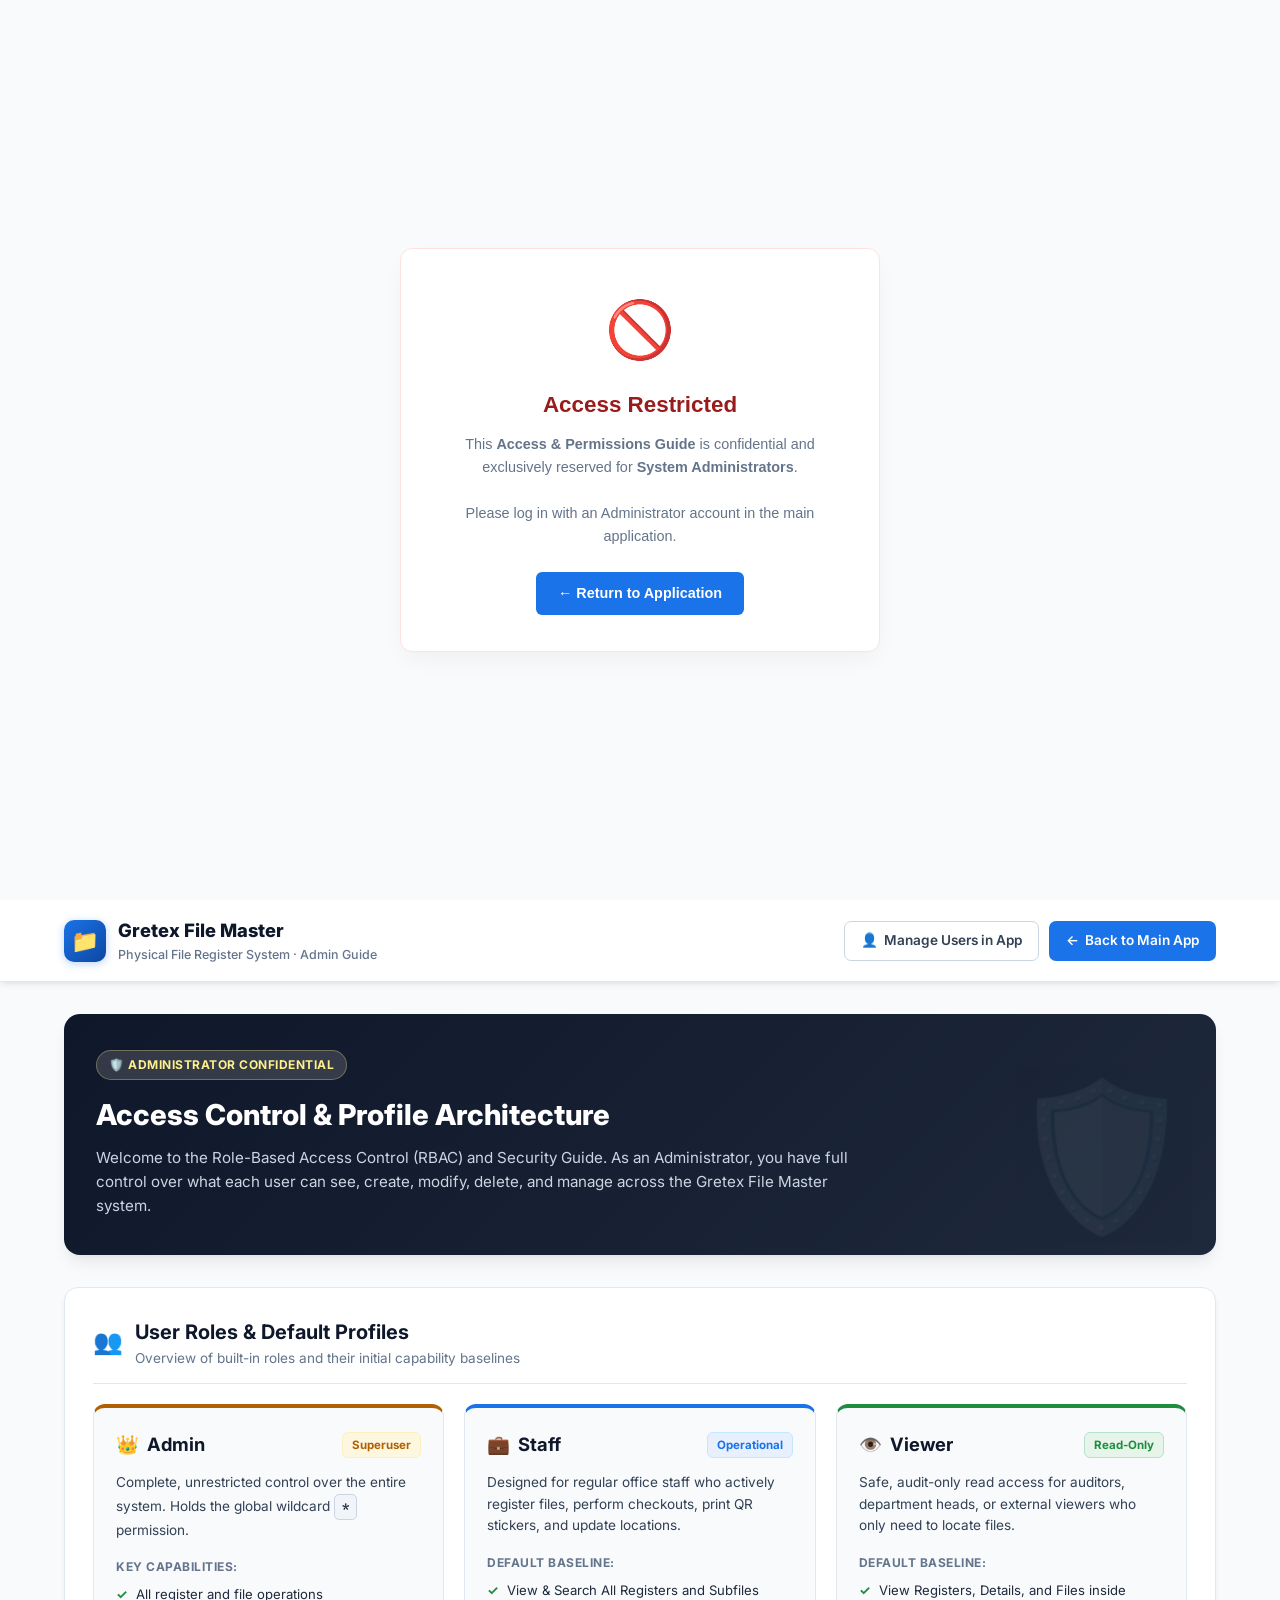
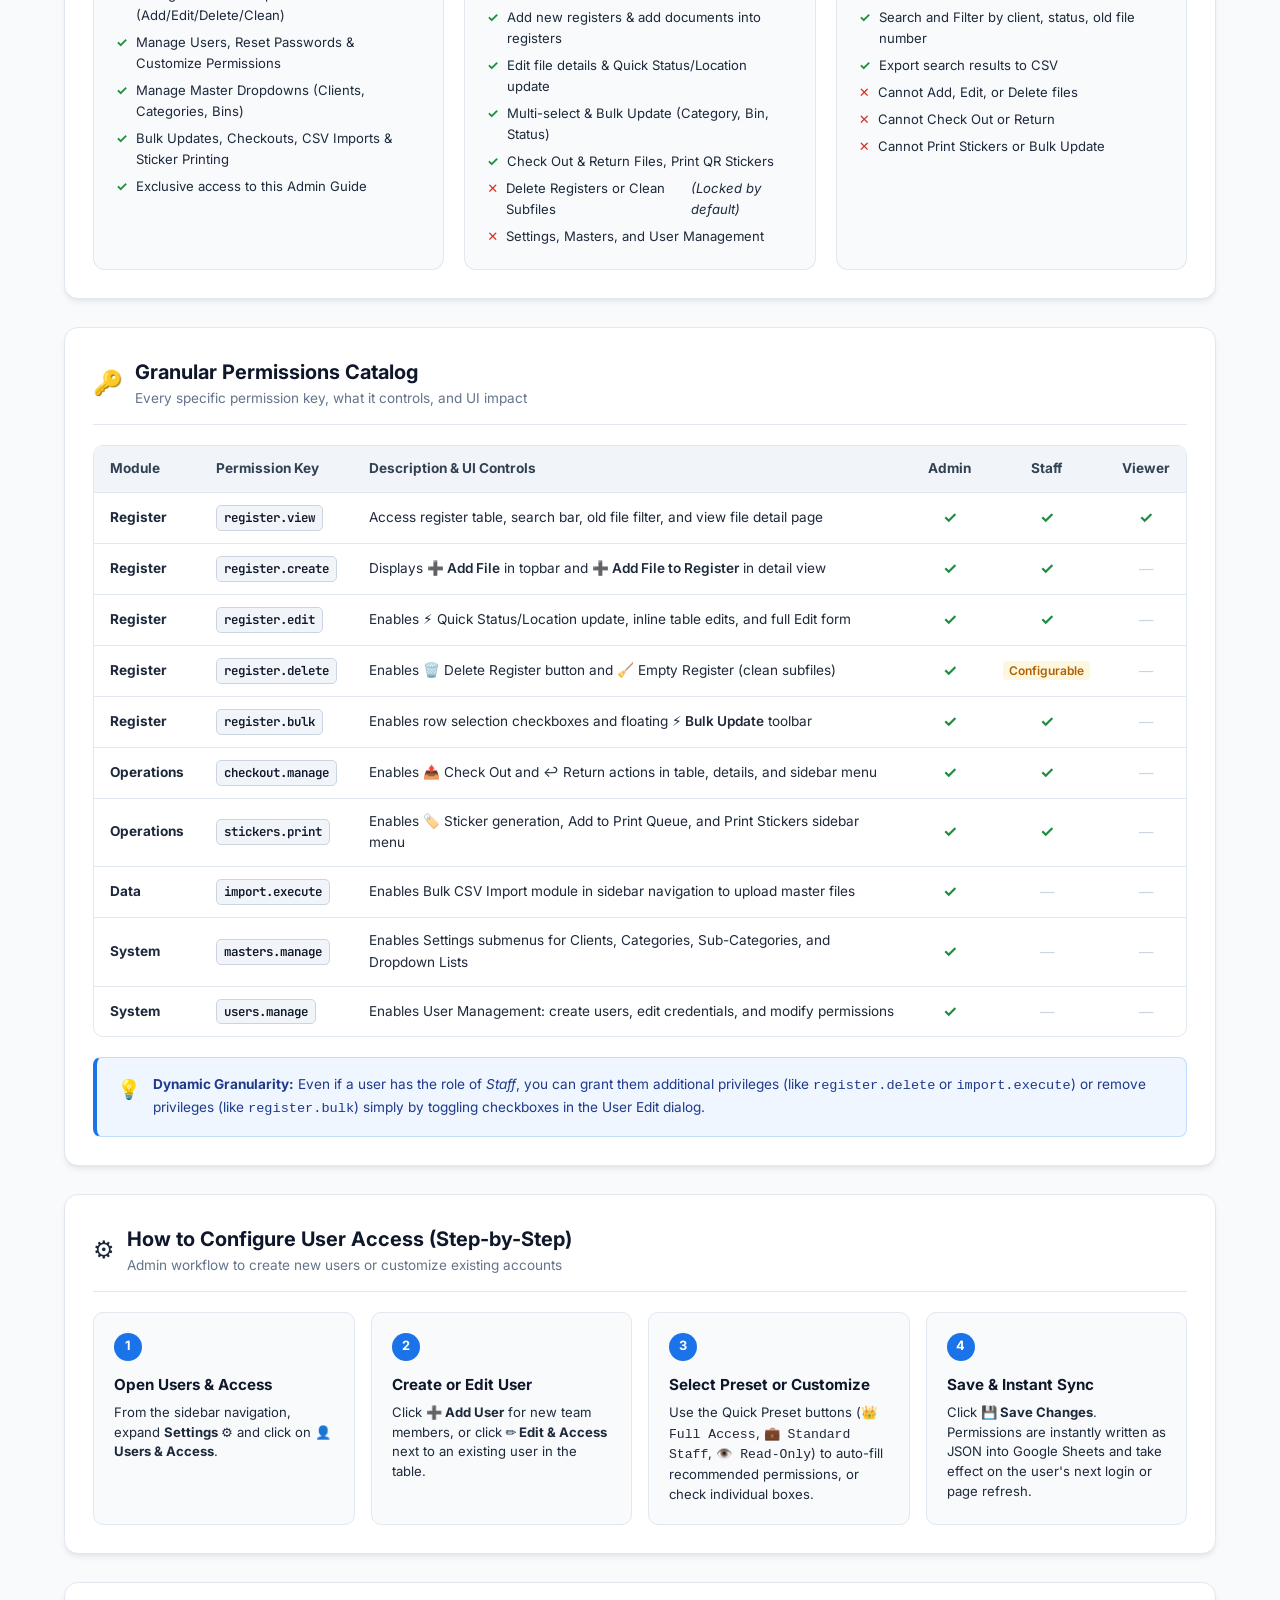
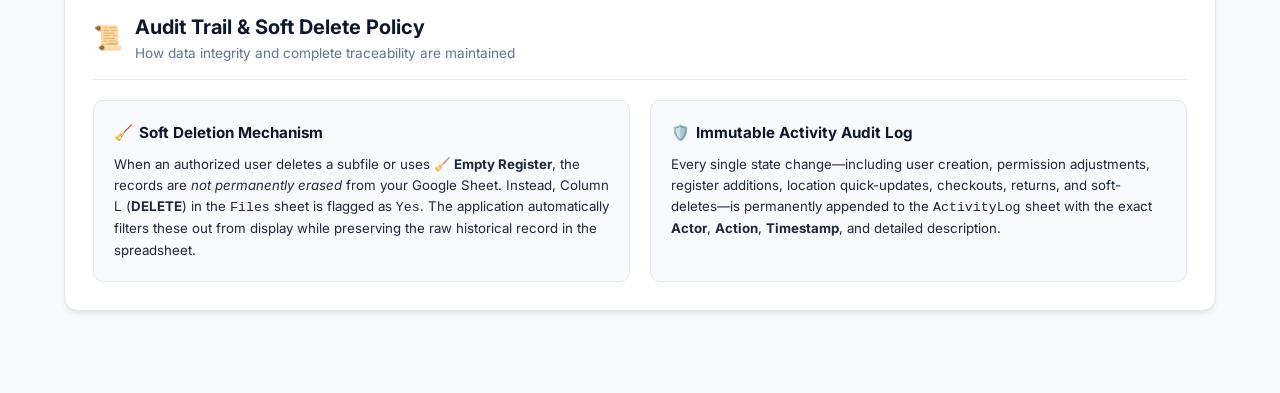
<file: admin-guide.html>
<!DOCTYPE html>
<html lang="en">
<head>
  <meta charset="UTF-8">
  <meta name="viewport" content="width=device-width, initial-scale=1.0">
  <title>Admin Access & Permissions Guide — Gretex File Master</title>
  <link rel="preconnect" href="https://fonts.googleapis.com">
  <link href="https://fonts.googleapis.com/css2?family=Inter:wght@400;500;600;700;800&family=JetBrains+Mono:wght@400;600&display=swap" rel="stylesheet">
  <style>
    :root {
      --primary: #1a73e8;
      --primary-dark: #1557b0;
      --primary-light: #e8f0fe;
      --success: #1e8e3e;
      --success-light: #e6f4ea;
      --warning: #f9ab00;
      --warning-light: #fef7e0;
      --danger: #d93025;
      --danger-light: #fce8e6;
      --gray-50: #f8fafc;
      --gray-100: #f1f5f9;
      --gray-200: #e2e8f0;
      --gray-300: #cbd5e1;
      --gray-500: #64748b;
      --gray-700: #334155;
      --gray-800: #1e293b;
      --gray-900: #0f172a;
      --radius: 10px;
      --shadow: 0 4px 6px -1px rgba(0,0,0,0.07), 0 2px 4px -2px rgba(0,0,0,0.05);
      --shadow-lg: 0 10px 15px -3px rgba(0,0,0,0.08), 0 4px 6px -4px rgba(0,0,0,0.04);
    }

    * { box-sizing: border-box; margin: 0; padding: 0; }
    body {
      font-family: 'Inter', system-ui, -apple-system, sans-serif;
      background: var(--gray-50);
      color: var(--gray-800);
      line-height: 1.6;
      padding-bottom: 60px;
    }

    .guide-header {
      background: #ffffff;
      border-bottom: 1px solid var(--gray-200);
      position: sticky;
      top: 0;
      z-index: 100;
      box-shadow: var(--shadow);
    }
    .header-inner {
      max-width: 1200px;
      margin: 0 auto;
      padding: 16px 24px;
      display: flex;
      justify-content: space-between;
      align-items: center;
      gap: 16px;
      flex-wrap: wrap;
    }
    .brand-wrap {
      display: flex;
      align-items: center;
      gap: 12px;
    }
    .brand-icon {
      width: 42px;
      height: 42px;
      background: linear-gradient(135deg, #1a73e8, #0d47a1);
      color: white;
      border-radius: 10px;
      display: flex;
      align-items: center;
      justify-content: center;
      font-size: 1.4rem;
      box-shadow: 0 2px 8px rgba(26,115,232,0.3);
    }
    .brand-title {
      font-size: 1.15rem;
      font-weight: 800;
      color: var(--gray-900);
    }
    .brand-sub {
      font-size: 0.78rem;
      color: var(--gray-500);
      font-weight: 500;
    }

    .header-actions {
      display: flex;
      gap: 10px;
      align-items: center;
    }
    .btn {
      display: inline-flex;
      align-items: center;
      gap: 6px;
      padding: 8px 16px;
      border-radius: 7px;
      font-size: 0.85rem;
      font-weight: 600;
      text-decoration: none;
      border: 1px solid transparent;
      cursor: pointer;
      transition: all 0.15s ease;
    }
    .btn-secondary {
      background: #ffffff;
      border-color: var(--gray-300);
      color: var(--gray-700);
    }
    .btn-secondary:hover {
      background: var(--gray-100);
      border-color: var(--gray-400);
    }
    .btn-primary {
      background: var(--primary);
      color: white;
    }
    .btn-primary:hover {
      background: var(--primary-dark);
    }

    .container {
      max-width: 1200px;
      margin: 32px auto 0;
      padding: 0 24px;
    }

    /* Hero Banner */
    .hero-card {
      background: linear-gradient(135deg, #0f172a 0%, #1e293b 100%);
      color: white;
      border-radius: 16px;
      padding: 36px 32px;
      margin-bottom: 32px;
      position: relative;
      overflow: hidden;
      box-shadow: var(--shadow-lg);
    }
    .hero-card::after {
      content: '🛡️';
      position: absolute;
      right: 24px;
      bottom: -15px;
      font-size: 9rem;
      opacity: 0.08;
      pointer-events: none;
    }
    .hero-badge {
      display: inline-flex;
      align-items: center;
      gap: 6px;
      background: rgba(254, 247, 224, 0.15);
      color: #fef08a;
      border: 1px solid rgba(254, 240, 138, 0.3);
      font-size: 0.75rem;
      font-weight: 700;
      padding: 4px 12px;
      border-radius: 20px;
      margin-bottom: 12px;
      text-transform: uppercase;
      letter-spacing: 0.5px;
    }
    .hero-title {
      font-size: 1.8rem;
      font-weight: 800;
      margin-bottom: 8px;
    }
    .hero-desc {
      font-size: 0.95rem;
      color: #cbd5e1;
      max-width: 780px;
      line-height: 1.6;
    }

    /* Section Cards */
    .section-block {
      background: white;
      border: 1px solid var(--gray-200);
      border-radius: 14px;
      padding: 28px;
      margin-bottom: 28px;
      box-shadow: var(--shadow);
    }
    .section-title-wrap {
      display: flex;
      align-items: center;
      gap: 12px;
      margin-bottom: 20px;
      padding-bottom: 14px;
      border-bottom: 1px solid var(--gray-200);
    }
    .section-icon {
      font-size: 1.5rem;
    }
    .section-title {
      font-size: 1.25rem;
      font-weight: 700;
      color: var(--gray-900);
    }
    .section-subtitle {
      font-size: 0.85rem;
      color: var(--gray-500);
    }

    /* Roles Grid */
    .roles-grid {
      display: grid;
      grid-template-columns: repeat(auto-fit, minmax(320px, 1fr));
      gap: 20px;
      margin-top: 16px;
    }
    .role-card {
      border: 1px solid var(--gray-200);
      border-radius: 12px;
      padding: 22px;
      background: var(--gray-50);
      display: flex;
      flex-direction: column;
      position: relative;
      transition: all 0.2s ease;
    }
    .role-card:hover {
      transform: translateY(-2px);
      box-shadow: var(--shadow);
      background: white;
    }
    .role-card.admin-border { border-top: 4px solid #b06000; }
    .role-card.staff-border { border-top: 4px solid var(--primary); }
    .role-card.viewer-border { border-top: 4px solid var(--success); }

    .role-card-header {
      display: flex;
      justify-content: space-between;
      align-items: center;
      margin-bottom: 12px;
    }
    .role-name {
      font-size: 1.15rem;
      font-weight: 700;
      color: var(--gray-900);
      display: flex;
      align-items: center;
      gap: 8px;
    }
    .role-badge {
      font-size: 0.72rem;
      font-weight: 700;
      padding: 3px 9px;
      border-radius: 6px;
    }
    .badge-admin { background: #fef7e0; color: #b06000; border: 1px solid #feefc3; }
    .badge-staff { background: var(--primary-light); color: var(--primary); border: 1px solid #c2e7ff; }
    .badge-viewer { background: var(--success-light); color: var(--success); border: 1px solid #b7e1cd; }

    .role-desc {
      font-size: 0.85rem;
      color: var(--gray-700);
      margin-bottom: 16px;
      min-height: 48px;
    }
    .role-caps-title {
      font-size: 0.75rem;
      text-transform: uppercase;
      letter-spacing: 0.5px;
      font-weight: 700;
      color: var(--gray-500);
      margin-bottom: 8px;
    }
    .caps-list {
      list-style: none;
      display: flex;
      flex-direction: column;
      gap: 6px;
      font-size: 0.82rem;
    }
    .caps-list li {
      display: flex;
      align-items: flex-start;
      gap: 8px;
    }
    .caps-list .check { color: var(--success); font-weight: bold; }
    .caps-list .cross { color: var(--danger); font-weight: bold; }

    /* Matrix Table */
    .table-container {
      overflow-x: auto;
      border: 1px solid var(--gray-200);
      border-radius: 10px;
    }
    .perm-table {
      width: 100%;
      border-collapse: collapse;
      font-size: 0.85rem;
      text-align: left;
    }
    .perm-table th {
      background: var(--gray-100);
      color: var(--gray-700);
      font-weight: 700;
      padding: 12px 16px;
      border-bottom: 1px solid var(--gray-200);
      white-space: nowrap;
    }
    .perm-table td {
      padding: 12px 16px;
      border-bottom: 1px solid var(--gray-200);
      vertical-align: middle;
    }
    .perm-table tr:last-child td {
      border-bottom: none;
    }
    .perm-table tr:hover td {
      background: #f8fafc;
    }
    .perm-key-badge {
      font-family: 'JetBrains Mono', monospace;
      font-size: 0.78rem;
      font-weight: 600;
      background: var(--gray-100);
      padding: 2px 7px;
      border-radius: 5px;
      border: 1px solid var(--gray-300);
      color: #0f172a;
      display: inline-block;
    }
    .status-check {
      color: var(--success);
      font-weight: 700;
      font-size: 1rem;
    }
    .status-cross {
      color: var(--gray-300);
      font-size: 0.9rem;
    }
    .status-custom {
      color: #b06000;
      font-size: 0.75rem;
      font-weight: 600;
      background: #fef7e0;
      padding: 2px 6px;
      border-radius: 4px;
    }

    /* Steps Layout */
    .step-grid {
      display: grid;
      grid-template-columns: repeat(auto-fit, minmax(250px, 1fr));
      gap: 16px;
      margin-top: 16px;
    }
    .step-card {
      background: var(--gray-50);
      border: 1px solid var(--gray-200);
      border-radius: 10px;
      padding: 20px;
      position: relative;
    }
    .step-num {
      width: 28px;
      height: 28px;
      background: var(--primary);
      color: white;
      border-radius: 50%;
      display: flex;
      align-items: center;
      justify-content: center;
      font-size: 0.8rem;
      font-weight: 700;
      margin-bottom: 12px;
    }
    .step-title {
      font-size: 0.95rem;
      font-weight: 700;
      color: var(--gray-900);
      margin-bottom: 6px;
    }
    .step-desc {
      font-size: 0.82rem;
      color: var(--gray-600);
      line-height: 1.5;
    }

    /* Notice Box */
    .notice-box {
      background: #eff6ff;
      border: 1px solid #bfdbfe;
      border-left: 4px solid var(--primary);
      border-radius: 8px;
      padding: 16px 20px;
      margin-top: 20px;
      font-size: 0.85rem;
      color: #1e3a8a;
      display: flex;
      gap: 12px;
      align-items: flex-start;
    }
    .notice-icon { font-size: 1.2rem; }

    @media (max-width: 768px) {
      .hero-title { font-size: 1.4rem; }
      .roles-grid { grid-template-columns: 1fr; }
      .header-inner { flex-direction: column; align-items: flex-start; }
    }
  </style>
</head>
<body>

  <script>
    // Client-side Admin Protection Guard
    (function() {
      try {
        const sess = JSON.parse(localStorage.getItem('fr_user_session') || '{}');
        if (!sess.username || sess.role !== 'Admin') {
          document.body.innerHTML = `
            <div style="min-height:100vh;display:flex;align-items:center;justify-content:center;background:#f8fafc;font-family:sans-serif;padding:20px;">
              <div style="max-width:480px;width:100%;background:#ffffff;border:1px solid #fee2e2;border-radius:12px;padding:36px;text-align:center;box-shadow:0 10px 25px -5px rgba(0,0,0,0.05);">
                <div style="font-size:3.5rem;margin-bottom:12px;">🚫</div>
                <h2 style="color:#991b1b;margin:0 0 10px 0;font-size:1.4rem;font-weight:700;">Access Restricted</h2>
                <p style="color:#64748b;font-size:0.9rem;line-height:1.6;margin-bottom:24px;">
                  This <strong>Access & Permissions Guide</strong> is confidential and exclusively reserved for <strong>System Administrators</strong>.<br><br>
                  Please log in with an Administrator account in the main application.
                </p>
                <a href="index.html#register" style="display:inline-block;background:#1a73e8;color:white;text-decoration:none;padding:10px 22px;border-radius:6px;font-weight:600;font-size:0.9rem;">← Return to Application</a>
              </div>
            </div>`;
        }
      } catch(e) {}
    })();
  </script>

  <!-- Header -->
  <header class="guide-header">
    <div class="header-inner">
      <div class="brand-wrap">
        <div class="brand-icon">📁</div>
        <div>
          <div class="brand-title">Gretex File Master</div>
          <div class="brand-sub">Physical File Register System · Admin Guide</div>
        </div>
      </div>
      <div class="header-actions">
        <a href="index.html#settings/users" class="btn btn-secondary">
          <span>👤</span> Manage Users in App
        </a>
        <a href="index.html#register" class="btn btn-primary">
          <span>←</span> Back to Main App
        </a>
      </div>
    </div>
  </header>

  <main class="container">
    <!-- Hero Card -->
    <div class="hero-card">
      <div class="hero-badge">🛡️ Administrator Confidential</div>
      <h1 class="hero-title">Access Control & Profile Architecture</h1>
      <p class="hero-desc">
        Welcome to the Role-Based Access Control (RBAC) and Security Guide. As an Administrator, you have full control over what each user can see, create, modify, delete, and manage across the Gretex File Master system.
      </p>
    </div>

    <!-- Section 1: Standard Profiles -->
    <section class="section-block">
      <div class="section-title-wrap">
        <span class="section-icon">👥</span>
        <div>
          <h2 class="section-title">User Roles & Default Profiles</h2>
          <div class="section-subtitle">Overview of built-in roles and their initial capability baselines</div>
        </div>
      </div>

      <div class="roles-grid">
        <!-- Admin Card -->
        <div class="role-card admin-border">
          <div class="role-card-header">
            <div class="role-name"><span>👑</span> Admin</div>
            <span class="role-badge badge-admin">Superuser</span>
          </div>
          <p class="role-desc">
            Complete, unrestricted control over the entire system. Holds the global wildcard <code class="perm-key-badge">*</code> permission.
          </p>
          <div class="role-caps-title">Key Capabilities:</div>
          <ul class="caps-list">
            <li><span class="check">✓</span> All register and file operations (Add/Edit/Delete/Clean)</li>
            <li><span class="check">✓</span> Manage Users, Reset Passwords & Customize Permissions</li>
            <li><span class="check">✓</span> Manage Master Dropdowns (Clients, Categories, Bins)</li>
            <li><span class="check">✓</span> Bulk Updates, Checkouts, CSV Imports & Sticker Printing</li>
            <li><span class="check">✓</span> Exclusive access to this Admin Guide</li>
          </ul>
        </div>

        <!-- Staff Card -->
        <div class="role-card staff-border">
          <div class="role-card-header">
            <div class="role-name"><span>💼</span> Staff</div>
            <span class="role-badge badge-staff">Operational</span>
          </div>
          <p class="role-desc">
            Designed for regular office staff who actively register files, perform checkouts, print QR stickers, and update locations.
          </p>
          <div class="role-caps-title">Default Baseline:</div>
          <ul class="caps-list">
            <li><span class="check">✓</span> View & Search All Registers and Subfiles</li>
            <li><span class="check">✓</span> Add new registers & add documents into registers</li>
            <li><span class="check">✓</span> Edit file details & Quick Status/Location update</li>
            <li><span class="check">✓</span> Multi-select & Bulk Update (Category, Bin, Status)</li>
            <li><span class="check">✓</span> Check Out & Return Files, Print QR Stickers</li>
            <li><span class="cross">✕</span> Delete Registers or Clean Subfiles <em>(Locked by default)</em></li>
            <li><span class="cross">✕</span> Settings, Masters, and User Management</li>
          </ul>
        </div>

        <!-- Viewer Card -->
        <div class="role-card viewer-border">
          <div class="role-card-header">
            <div class="role-name"><span>👁️</span> Viewer</div>
            <span class="role-badge badge-viewer">Read-Only</span>
          </div>
          <p class="role-desc">
            Safe, audit-only read access for auditors, department heads, or external viewers who only need to locate files.
          </p>
          <div class="role-caps-title">Default Baseline:</div>
          <ul class="caps-list">
            <li><span class="check">✓</span> View Registers, Details, and Files inside</li>
            <li><span class="check">✓</span> Search and Filter by client, status, old file number</li>
            <li><span class="check">✓</span> Export search results to CSV</li>
            <li><span class="cross">✕</span> Cannot Add, Edit, or Delete files</li>
            <li><span class="cross">✕</span> Cannot Check Out or Return</li>
            <li><span class="cross">✕</span> Cannot Print Stickers or Bulk Update</li>
          </ul>
        </div>
      </div>
    </section>

    <!-- Section 2: Granular Permissions Matrix -->
    <section class="section-block">
      <div class="section-title-wrap">
        <span class="section-icon">🔑</span>
        <div>
          <h2 class="section-title">Granular Permissions Catalog</h2>
          <div class="section-subtitle">Every specific permission key, what it controls, and UI impact</div>
        </div>
      </div>

      <div class="table-container">
        <table class="perm-table">
          <thead>
            <tr>
              <th>Module</th>
              <th>Permission Key</th>
              <th>Description & UI Controls</th>
              <th style="text-align:center">Admin</th>
              <th style="text-align:center">Staff</th>
              <th style="text-align:center">Viewer</th>
            </tr>
          </thead>
          <tbody>
            <tr>
              <td><strong>Register</strong></td>
              <td><span class="perm-key-badge">register.view</span></td>
              <td>Access register table, search bar, old file filter, and view file detail page</td>
              <td align="center"><span class="status-check">✓</span></td>
              <td align="center"><span class="status-check">✓</span></td>
              <td align="center"><span class="status-check">✓</span></td>
            </tr>
            <tr>
              <td><strong>Register</strong></td>
              <td><span class="perm-key-badge">register.create</span></td>
              <td>Displays <span style="font-weight:600;">➕ Add File</span> in topbar and <span style="font-weight:600;">➕ Add File to Register</span> in detail view</td>
              <td align="center"><span class="status-check">✓</span></td>
              <td align="center"><span class="status-check">✓</span></td>
              <td align="center"><span class="status-cross">—</span></td>
            </tr>
            <tr>
              <td><strong>Register</strong></td>
              <td><span class="perm-key-badge">register.edit</span></td>
              <td>Enables ⚡ Quick Status/Location update, inline table edits, and full Edit form</td>
              <td align="center"><span class="status-check">✓</span></td>
              <td align="center"><span class="status-check">✓</span></td>
              <td align="center"><span class="status-cross">—</span></td>
            </tr>
            <tr>
              <td><strong>Register</strong></td>
              <td><span class="perm-key-badge">register.delete</span></td>
              <td>Enables 🗑️ Delete Register button and 🧹 Empty Register (clean subfiles)</td>
              <td align="center"><span class="status-check">✓</span></td>
              <td align="center"><span class="status-custom">Configurable</span></td>
              <td align="center"><span class="status-cross">—</span></td>
            </tr>
            <tr>
              <td><strong>Register</strong></td>
              <td><span class="perm-key-badge">register.bulk</span></td>
              <td>Enables row selection checkboxes and floating <span style="font-weight:600;">⚡ Bulk Update</span> toolbar</td>
              <td align="center"><span class="status-check">✓</span></td>
              <td align="center"><span class="status-check">✓</span></td>
              <td align="center"><span class="status-cross">—</span></td>
            </tr>
            <tr>
              <td><strong>Operations</strong></td>
              <td><span class="perm-key-badge">checkout.manage</span></td>
              <td>Enables 📤 Check Out and ↩️ Return actions in table, details, and sidebar menu</td>
              <td align="center"><span class="status-check">✓</span></td>
              <td align="center"><span class="status-check">✓</span></td>
              <td align="center"><span class="status-cross">—</span></td>
            </tr>
            <tr>
              <td><strong>Operations</strong></td>
              <td><span class="perm-key-badge">stickers.print</span></td>
              <td>Enables 🏷️ Sticker generation, Add to Print Queue, and Print Stickers sidebar menu</td>
              <td align="center"><span class="status-check">✓</span></td>
              <td align="center"><span class="status-check">✓</span></td>
              <td align="center"><span class="status-cross">—</span></td>
            </tr>
            <tr>
              <td><strong>Data</strong></td>
              <td><span class="perm-key-badge">import.execute</span></td>
              <td>Enables Bulk CSV Import module in sidebar navigation to upload master files</td>
              <td align="center"><span class="status-check">✓</span></td>
              <td align="center"><span class="status-cross">—</span></td>
              <td align="center"><span class="status-cross">—</span></td>
            </tr>
            <tr>
              <td><strong>System</strong></td>
              <td><span class="perm-key-badge">masters.manage</span></td>
              <td>Enables Settings submenus for Clients, Categories, Sub-Categories, and Dropdown Lists</td>
              <td align="center"><span class="status-check">✓</span></td>
              <td align="center"><span class="status-cross">—</span></td>
              <td align="center"><span class="status-cross">—</span></td>
            </tr>
            <tr>
              <td><strong>System</strong></td>
              <td><span class="perm-key-badge">users.manage</span></td>
              <td>Enables User Management: create users, edit credentials, and modify permissions</td>
              <td align="center"><span class="status-check">✓</span></td>
              <td align="center"><span class="status-cross">—</span></td>
              <td align="center"><span class="status-cross">—</span></td>
            </tr>
          </tbody>
        </table>
      </div>

      <div class="notice-box">
        <div class="notice-icon">💡</div>
        <div>
          <strong>Dynamic Granularity:</strong> Even if a user has the role of <em>Staff</em>, you can grant them additional privileges (like <code>register.delete</code> or <code>import.execute</code>) or remove privileges (like <code>register.bulk</code>) simply by toggling checkboxes in the User Edit dialog.
        </div>
      </div>
    </section>

    <!-- Section 3: How to Setup & Configure -->
    <section class="section-block">
      <div class="section-title-wrap">
        <span class="section-icon">⚙️</span>
        <div>
          <h2 class="section-title">How to Configure User Access (Step-by-Step)</h2>
          <div class="section-subtitle">Admin workflow to create new users or customize existing accounts</div>
        </div>
      </div>

      <div class="step-grid">
        <div class="step-card">
          <div class="step-num">1</div>
          <div class="step-title">Open Users & Access</div>
          <div class="step-desc">
            From the sidebar navigation, expand <strong>Settings ⚙️</strong> and click on <strong>👤 Users & Access</strong>.
          </div>
        </div>

        <div class="step-card">
          <div class="step-num">2</div>
          <div class="step-title">Create or Edit User</div>
          <div class="step-desc">
            Click <strong>➕ Add User</strong> for new team members, or click <strong>✏️ Edit & Access</strong> next to an existing user in the table.
          </div>
        </div>

        <div class="step-card">
          <div class="step-num">3</div>
          <div class="step-title">Select Preset or Customize</div>
          <div class="step-desc">
            Use the Quick Preset buttons (<code>👑 Full Access</code>, <code>💼 Standard Staff</code>, <code>👁️ Read-Only</code>) to auto-fill recommended permissions, or check individual boxes.
          </div>
        </div>

        <div class="step-card">
          <div class="step-num">4</div>
          <div class="step-title">Save & Instant Sync</div>
          <div class="step-desc">
            Click <strong>💾 Save Changes</strong>. Permissions are instantly written as JSON into Google Sheets and take effect on the user's next login or page refresh.
          </div>
        </div>
      </div>
    </section>

    <!-- Section 4: Audit & Soft Deletion Policy -->
    <section class="section-block">
      <div class="section-title-wrap">
        <span class="section-icon">📜</span>
        <div>
          <h2 class="section-title">Audit Trail & Soft Delete Policy</h2>
          <div class="section-subtitle">How data integrity and complete traceability are maintained</div>
        </div>
      </div>

      <div style="display:grid;grid-template-columns:1fr 1fr;gap:20px;">
        <div style="background:var(--gray-50);padding:20px;border-radius:10px;border:1px solid var(--gray-200);">
          <div style="font-weight:700;color:var(--gray-900);margin-bottom:8px;font-size:0.95rem;display:flex;align-items:center;gap:6px;">
            <span>🧹</span> Soft Deletion Mechanism
          </div>
          <p style="font-size:0.83rem;color:var(--gray-600);line-height:1.6;">
            When an authorized user deletes a subfile or uses <strong>🧹 Empty Register</strong>, the records are <em>not permanently erased</em> from your Google Sheet. Instead, Column L (<strong>DELETE</strong>) in the <code>Files</code> sheet is flagged as <code>Yes</code>. The application automatically filters these out from display while preserving the raw historical record in the spreadsheet.
          </p>
        </div>

        <div style="background:var(--gray-50);padding:20px;border-radius:10px;border:1px solid var(--gray-200);">
          <div style="font-weight:700;color:var(--gray-900);margin-bottom:8px;font-size:0.95rem;display:flex;align-items:center;gap:6px;">
            <span>🛡️</span> Immutable Activity Audit Log
          </div>
          <p style="font-size:0.83rem;color:var(--gray-600);line-height:1.6;">
            Every single state change—including user creation, permission adjustments, register additions, location quick-updates, checkouts, returns, and soft-deletes—is permanently appended to the <code>ActivityLog</code> sheet with the exact <strong>Actor</strong>, <strong>Action</strong>, <strong>Timestamp</strong>, and detailed description.
          </p>
        </div>
      </div>
    </section>
  </main>

</body>
</html>
</file>
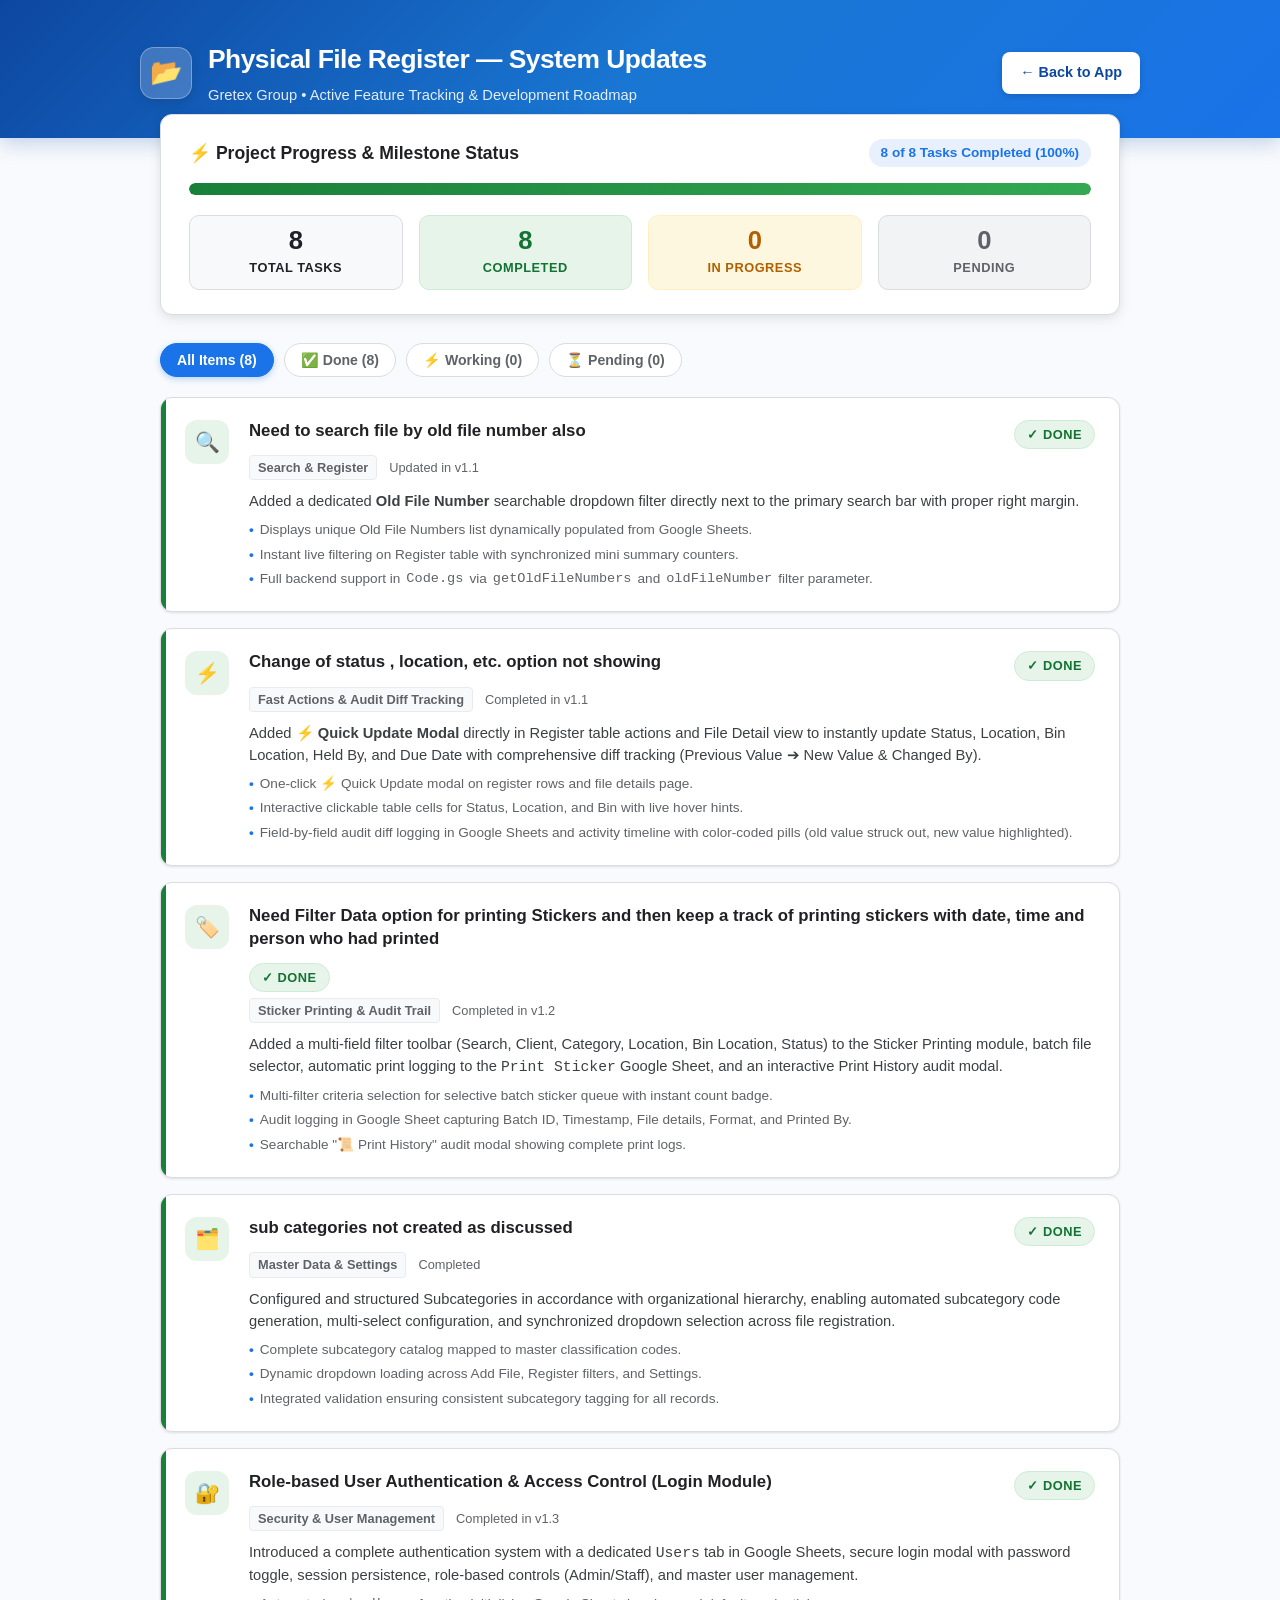
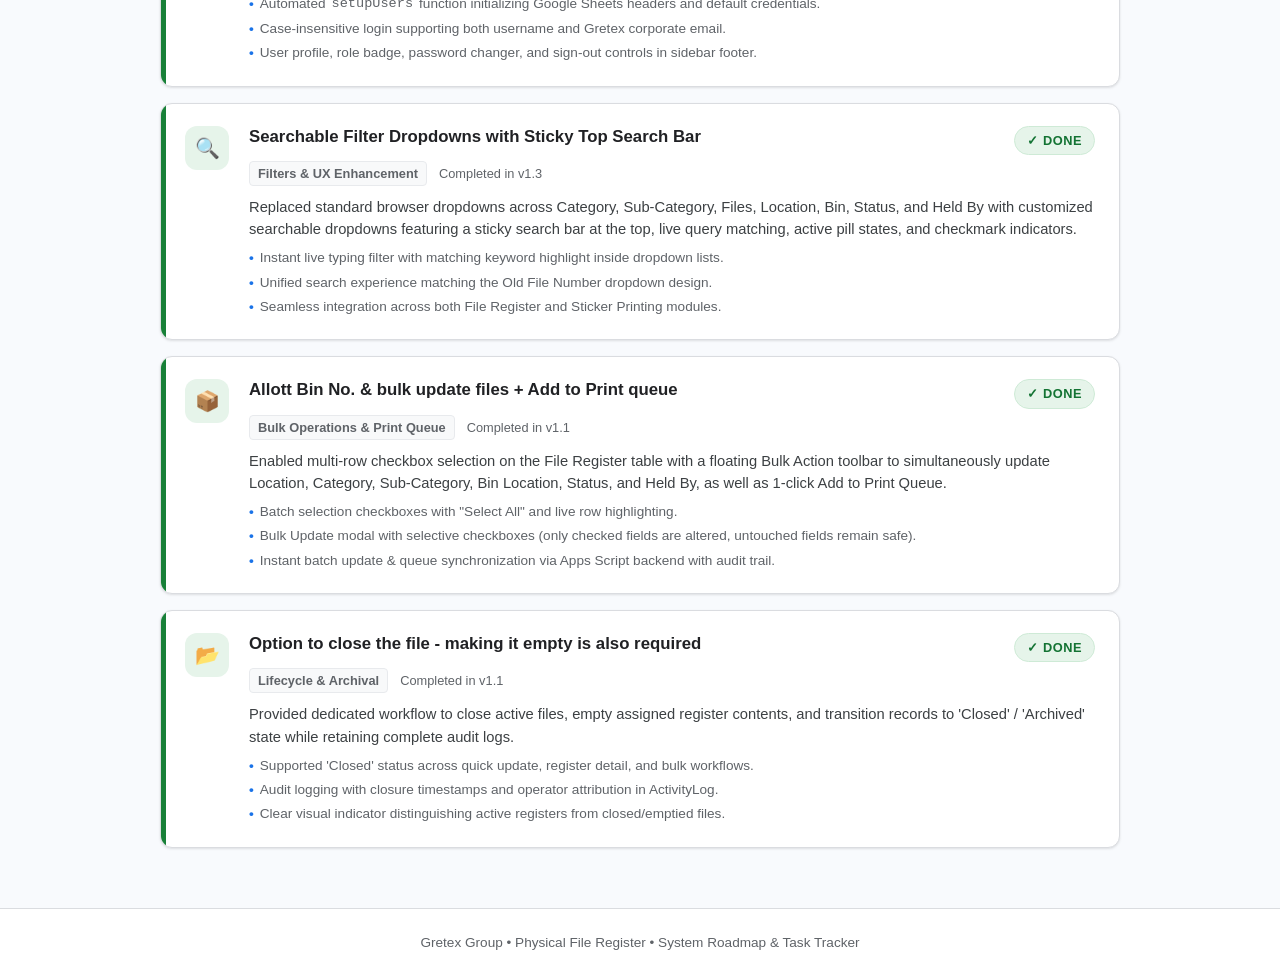
<file: updates.html>
<!DOCTYPE html>
<html lang="en">
<head>
  <meta charset="UTF-8">
  <meta name="viewport" content="width=device-width, initial-scale=1.0">
  <title>System Updates & Roadmap — Gretex File Register</title>
  <link rel="preconnect" href="https://fonts.googleapis.com">
  <link href="https://fonts.googleapis.com/css2?family=Google+Sans:wght@400;500;600;700&family=Roboto+Mono:wght@400;600&display=swap" rel="stylesheet">
  <style>
    *, *::before, *::after { box-sizing: border-box; margin: 0; padding: 0; }
    :root {
      --primary: #1a73e8;
      --primary-dark: #1557b0;
      --primary-light: #e8f0fe;
      --success: #188038;
      --success-bg: #e6f4ea;
      --warning: #e37400;
      --warning-bg: #fef7e0;
      --pending: #5f6368;
      --pending-bg: #f1f3f4;
      --bg: #f8fafd;
      --card-bg: #ffffff;
      --border: #dadce0;
      --text-main: #202124;
      --text-muted: #5f6368;
      --radius: 12px;
      --shadow-sm: 0 1px 3px rgba(0,0,0,0.08), 0 1px 2px rgba(0,0,0,0.04);
      --shadow-md: 0 4px 14px rgba(0,0,0,0.08), 0 2px 6px rgba(0,0,0,0.04);
      --shadow-hover: 0 10px 25px rgba(26,115,232,0.12), 0 4px 10px rgba(0,0,0,0.06);
    }
    body {
      font-family: 'Google Sans', -apple-system, BlinkMacSystemFont, 'Segoe UI', Roboto, sans-serif;
      background-color: var(--bg);
      color: var(--text-main);
      line-height: 1.5;
      padding: 0;
      margin: 0;
    }
    header {
      background: linear-gradient(135deg, #0d47a1 0%, #1976d2 50%, #1a73e8 100%);
      color: white;
      padding: 40px 24px 32px;
      box-shadow: 0 4px 20px rgba(13,71,161,0.25);
    }
    .header-container {
      max-width: 1000px;
      margin: 0 auto;
      display: flex;
      justify-content: space-between;
      align-items: center;
      flex-wrap: wrap;
      gap: 20px;
    }
    .brand-area {
      display: flex;
      align-items: center;
      gap: 16px;
    }
    .brand-icon {
      width: 52px;
      height: 52px;
      background: rgba(255,255,255,0.2);
      backdrop-filter: blur(10px);
      border-radius: 14px;
      display: flex;
      align-items: center;
      justify-content: center;
      font-size: 26px;
      border: 1px solid rgba(255,255,255,0.3);
      box-shadow: 0 4px 12px rgba(0,0,0,0.1);
    }
    .brand-title h1 {
      font-size: 1.65rem;
      font-weight: 700;
      letter-spacing: -0.02em;
      margin-bottom: 4px;
    }
    .brand-title p {
      font-size: 0.92rem;
      color: rgba(255,255,255,0.88);
    }
    .header-actions {
      display: flex;
      gap: 12px;
    }
    .btn-action {
      display: inline-flex;
      align-items: center;
      gap: 8px;
      padding: 10px 18px;
      border-radius: 8px;
      font-size: 0.9rem;
      font-weight: 600;
      text-decoration: none;
      transition: all 0.2s;
      cursor: pointer;
    }
    .btn-back {
      background: white;
      color: #0d47a1;
      box-shadow: 0 2px 6px rgba(0,0,0,0.15);
    }
    .btn-back:hover {
      background: #f1f3f4;
      transform: translateY(-1px);
      box-shadow: 0 4px 12px rgba(0,0,0,0.2);
    }
    .main-wrapper {
      max-width: 1000px;
      margin: -24px auto 60px;
      padding: 0 20px;
    }
    
    /* Stats Bar */
    .summary-card {
      background: white;
      border-radius: var(--radius);
      padding: 24px 28px;
      box-shadow: var(--shadow-md);
      border: 1px solid var(--border);
      margin-bottom: 28px;
    }
    .stats-header {
      display: flex;
      justify-content: space-between;
      align-items: center;
      margin-bottom: 16px;
      flex-wrap: wrap;
      gap: 12px;
    }
    .stats-title {
      font-size: 1.1rem;
      font-weight: 700;
      color: var(--text-main);
      display: flex;
      align-items: center;
      gap: 8px;
    }
    .progress-pill {
      font-size: 0.85rem;
      font-weight: 700;
      background: #e8f0fe;
      color: #1a73e8;
      padding: 4px 12px;
      border-radius: 20px;
    }
    .progress-bar-wrap {
      width: 100%;
      height: 12px;
      background: #e8eaed;
      border-radius: 10px;
      overflow: hidden;
      margin-bottom: 20px;
      position: relative;
    }
    .progress-bar-fill {
      height: 100%;
      width: 40%;
      background: linear-gradient(90deg, #188038 0%, #34a853 100%);
      border-radius: 10px;
      transition: width 0.6s ease;
    }
    .stat-counters {
      display: grid;
      grid-template-columns: repeat(4, 1fr);
      gap: 16px;
      text-align: center;
    }
    .stat-pill {
      padding: 12px 8px;
      border-radius: 10px;
      border: 1px solid transparent;
      transition: transform 0.2s;
    }
    .stat-pill:hover { transform: translateY(-2px); }
    .stat-pill.total { background: #f8f9fa; border-color: #dadce0; }
    .stat-pill.done { background: #e6f4ea; border-color: #ceead6; color: #137333; }
    .stat-pill.working { background: #fef7e0; border-color: #feefc3; color: #b06000; }
    .stat-pill.pending { background: #f1f3f4; border-color: #dadce0; color: #5f6368; }
    .stat-count {
      font-size: 1.6rem;
      font-weight: 700;
      line-height: 1;
      margin-bottom: 4px;
    }
    .stat-name {
      font-size: 0.8rem;
      font-weight: 600;
      text-transform: uppercase;
      letter-spacing: 0.04em;
    }

    /* Filter Tabs */
    .filter-tabs {
      display: flex;
      gap: 10px;
      margin-bottom: 20px;
      flex-wrap: wrap;
    }
    .tab-btn {
      background: white;
      border: 1px solid var(--border);
      color: var(--text-muted);
      padding: 8px 16px;
      border-radius: 20px;
      font-size: 0.88rem;
      font-weight: 600;
      cursor: pointer;
      display: inline-flex;
      align-items: center;
      gap: 6px;
      transition: all 0.2s;
    }
    .tab-btn:hover {
      background: #f1f3f4;
      color: var(--text-main);
    }
    .tab-btn.active {
      background: var(--primary);
      color: white;
      border-color: var(--primary);
      box-shadow: 0 2px 6px rgba(26,115,232,0.3);
    }

    /* Roadmap Cards List */
    .roadmap-list {
      display: flex;
      flex-direction: column;
      gap: 16px;
    }
    .roadmap-card {
      background: white;
      border: 1px solid var(--border);
      border-radius: var(--radius);
      padding: 22px 24px;
      box-shadow: var(--shadow-sm);
      display: flex;
      gap: 20px;
      align-items: flex-start;
      transition: all 0.25s ease;
      position: relative;
      overflow: hidden;
    }
    .roadmap-card::before {
      content: '';
      position: absolute;
      left: 0;
      top: 0;
      bottom: 0;
      width: 5px;
    }
    .roadmap-card.status-done::before { background: #188038; }
    .roadmap-card.status-working::before { background: #e37400; }
    .roadmap-card.status-pending::before { background: #80868b; }

    .roadmap-card:hover {
      box-shadow: var(--shadow-hover);
      transform: translateY(-2px);
      border-color: #bdc1c6;
    }
    .card-icon-wrap {
      width: 44px;
      height: 44px;
      border-radius: 12px;
      display: flex;
      align-items: center;
      justify-content: center;
      font-size: 20px;
      flex-shrink: 0;
    }
    .status-done .card-icon-wrap { background: #e6f4ea; color: #188038; }
    .status-working .card-icon-wrap { background: #fef7e0; color: #e37400; }
    .status-pending .card-icon-wrap { background: #f1f3f4; color: #5f6368; }

    .card-content {
      flex: 1;
    }
    .card-top {
      display: flex;
      justify-content: space-between;
      align-items: flex-start;
      gap: 12px;
      margin-bottom: 6px;
      flex-wrap: wrap;
    }
    .card-title {
      font-size: 1.05rem;
      font-weight: 700;
      color: var(--text-main);
      line-height: 1.35;
    }
    .badge-status {
      display: inline-flex;
      align-items: center;
      gap: 5px;
      padding: 4px 12px;
      border-radius: 100px;
      font-size: 0.8rem;
      font-weight: 700;
      text-transform: uppercase;
      letter-spacing: 0.04em;
    }
    .badge-status.done {
      background: #e6f4ea;
      color: #137333;
      border: 1px solid #ceead6;
    }
    .badge-status.working {
      background: #fef7e0;
      color: #b06000;
      border: 1px solid #feefc3;
    }
    .badge-status.pending {
      background: #f1f3f4;
      color: #5f6368;
      border: 1px solid #dadce0;
    }
    .card-meta {
      display: flex;
      gap: 12px;
      align-items: center;
      margin-bottom: 10px;
      font-size: 0.8rem;
      color: var(--text-muted);
    }
    .meta-tag {
      background: #f8f9fa;
      padding: 2px 8px;
      border-radius: 4px;
      border: 1px solid #e8eaed;
      font-weight: 600;
    }
    .card-desc {
      font-size: 0.92rem;
      color: #3c4043;
      margin-bottom: 8px;
    }
    .card-highlights {
      list-style: none;
      padding: 0;
      margin: 8px 0 0;
      display: flex;
      flex-direction: column;
      gap: 4px;
    }
    .card-highlights li {
      font-size: 0.85rem;
      color: #5f6368;
      display: flex;
      align-items: center;
      gap: 6px;
    }
    .card-highlights li::before {
      content: '•';
      color: var(--primary);
      font-weight: bold;
    }

    footer {
      text-align: center;
      padding: 24px;
      color: var(--text-muted);
      font-size: 0.85rem;
      border-top: 1px solid var(--border);
      background: white;
    }

    @media (max-width: 650px) {
      .stat-counters { grid-template-columns: repeat(2, 1fr); }
      .header-container { flex-direction: column; align-items: flex-start; }
      .roadmap-card { flex-direction: column; gap: 12px; }
      .brand-title h1 { font-size: 1.4rem; }
    }
  </style>
</head>
<body>

<header>
  <div class="header-container">
    <div class="brand-area">
      <div class="brand-icon">📂</div>
      <div class="brand-title">
        <h1>Physical File Register — System Updates</h1>
        <p>Gretex Group • Active Feature Tracking & Development Roadmap</p>
      </div>
    </div>
    <div class="header-actions">
      <a href="index.html#register" class="btn-action btn-back">← Back to App</a>
    </div>
  </div>
</header>

<div class="main-wrapper">

  <!-- Summary Statistics -->
  <div class="summary-card">
    <div class="stats-header">
      <div class="stats-title">
        <span>⚡ Project Progress & Milestone Status</span>
      </div>
      <div class="progress-pill">8 of 8 Tasks Completed (100%)</div>
    </div>

    <div class="progress-bar-wrap">
      <div class="progress-bar-fill" style="width: 100%;"></div>
    </div>

    <div class="stat-counters">
      <div class="stat-pill total">
        <div class="stat-count">8</div>
        <div class="stat-name">Total Tasks</div>
      </div>
      <div class="stat-pill done">
        <div class="stat-count">8</div>
        <div class="stat-name">Completed</div>
      </div>
      <div class="stat-pill working">
        <div class="stat-count">0</div>
        <div class="stat-name">In Progress</div>
      </div>
      <div class="stat-pill pending">
        <div class="stat-count">0</div>
        <div class="stat-name">Pending</div>
      </div>
    </div>
  </div>

  <!-- Filter tabs -->
  <div class="filter-tabs">
    <button class="tab-btn active" onclick="filterTasks('all', this)">All Items (8)</button>
    <button class="tab-btn" onclick="filterTasks('done', this)">✅ Done (8)</button>
    <button class="tab-btn" onclick="filterTasks('working', this)">⚡ Working (0)</button>
    <button class="tab-btn" onclick="filterTasks('pending', this)">⏳ Pending (0)</button>
  </div>

  <!-- Roadmap Cards List -->
  <div class="roadmap-list" id="task-list">

    <!-- Card 1: Old File Number Search -->
    <div class="roadmap-card status-done" data-status="done">
      <div class="card-icon-wrap">🔍</div>
      <div class="card-content">
        <div class="card-top">
          <h2 class="card-title">Need to search file by old file number also</h2>
          <span class="badge-status done">✓ Done</span>
        </div>
        <div class="card-meta">
          <span class="meta-tag">Search & Register</span>
          <span>Updated in v1.1</span>
        </div>
        <p class="card-desc">
          Added a dedicated <strong>Old File Number</strong> searchable dropdown filter directly next to the primary search bar with proper right margin.
        </p>
        <ul class="card-highlights">
          <li>Displays unique Old File Numbers list dynamically populated from Google Sheets.</li>
          <li>Instant live filtering on Register table with synchronized mini summary counters.</li>
          <li>Full backend support in <code>Code.gs</code> via <code>getOldFileNumbers</code> and <code>oldFileNumber</code> filter parameter.</li>
        </ul>
      </div>
    </div>

    <!-- Card 2: Change of status, location -->
    <div class="roadmap-card status-done" data-status="done">
      <div class="card-icon-wrap">⚡</div>
      <div class="card-content">
        <div class="card-top">
          <h2 class="card-title">Change of status , location, etc. option not showing</h2>
          <span class="badge-status done">✓ Done</span>
        </div>
        <div class="card-meta">
          <span class="meta-tag">Fast Actions & Audit Diff Tracking</span>
          <span>Completed in v1.1</span>
        </div>
        <p class="card-desc">
          Added <strong>⚡ Quick Update Modal</strong> directly in Register table actions and File Detail view to instantly update Status, Location, Bin Location, Held By, and Due Date with comprehensive diff tracking (Previous Value ➔ New Value & Changed By).
        </p>
        <ul class="card-highlights">
          <li>One-click ⚡ Quick Update modal on register rows and file details page.</li>
          <li>Interactive clickable table cells for Status, Location, and Bin with live hover hints.</li>
          <li>Field-by-field audit diff logging in Google Sheets and activity timeline with color-coded pills (old value struck out, new value highlighted).</li>
        </ul>
      </div>
    </div>

    <!-- Card 3: Filter Data option for printing Stickers & Tracking -->
    <div class="roadmap-card status-done" data-status="done">
      <div class="card-icon-wrap">🏷️</div>
      <div class="card-content">
        <div class="card-top">
          <h2 class="card-title">Need Filter Data option for printing Stickers and then keep a track of printing stickers with date, time and person who had printed</h2>
          <span class="badge-status done">✓ Done</span>
        </div>
        <div class="card-meta">
          <span class="meta-tag">Sticker Printing & Audit Trail</span>
          <span>Completed in v1.2</span>
        </div>
        <p class="card-desc">
          Added a multi-field filter toolbar (Search, Client, Category, Location, Bin Location, Status) to the Sticker Printing module, batch file selector, automatic print logging to the <code>Print Sticker</code> Google Sheet, and an interactive Print History audit modal.
        </p>
        <ul class="card-highlights">
          <li>Multi-filter criteria selection for selective batch sticker queue with instant count badge.</li>
          <li>Audit logging in Google Sheet capturing Batch ID, Timestamp, File details, Format, and Printed By.</li>
          <li>Searchable "📜 Print History" audit modal showing complete print logs.</li>
        </ul>
      </div>
    </div>

    <!-- Card 4: Sub categories not created as discussed -->
    <div class="roadmap-card status-done" data-status="done">
      <div class="card-icon-wrap">🗂️</div>
      <div class="card-content">
        <div class="card-top">
          <h2 class="card-title">sub categories not created as discussed</h2>
          <span class="badge-status done">✓ Done</span>
        </div>
        <div class="card-meta">
          <span class="meta-tag">Master Data & Settings</span>
          <span>Completed</span>
        </div>
        <p class="card-desc">
          Configured and structured Subcategories in accordance with organizational hierarchy, enabling automated subcategory code generation, multi-select configuration, and synchronized dropdown selection across file registration.
        </p>
        <ul class="card-highlights">
          <li>Complete subcategory catalog mapped to master classification codes.</li>
          <li>Dynamic dropdown loading across Add File, Register filters, and Settings.</li>
          <li>Integrated validation ensuring consistent subcategory tagging for all records.</li>
        </ul>
      </div>
    </div>

    <!-- Card 5: Role-based User Authentication & Access Control -->
    <div class="roadmap-card status-done" data-status="done">
      <div class="card-icon-wrap">🔐</div>
      <div class="card-content">
        <div class="card-top">
          <h2 class="card-title">Role-based User Authentication & Access Control (Login Module)</h2>
          <span class="badge-status done">✓ Done</span>
        </div>
        <div class="card-meta">
          <span class="meta-tag">Security & User Management</span>
          <span>Completed in v1.3</span>
        </div>
        <p class="card-desc">
          Introduced a complete authentication system with a dedicated <code>Users</code> tab in Google Sheets, secure login modal with password toggle, session persistence, role-based controls (Admin/Staff), and master user management.
        </p>
        <ul class="card-highlights">
          <li>Automated <code>setupUsers</code> function initializing Google Sheets headers and default credentials.</li>
          <li>Case-insensitive login supporting both username and Gretex corporate email.</li>
          <li>User profile, role badge, password changer, and sign-out controls in sidebar footer.</li>
        </ul>
      </div>
    </div>

    <!-- Card 6: Searchable Filter Dropdowns with Top Search Bar -->
    <div class="roadmap-card status-done" data-status="done">
      <div class="card-icon-wrap">🔍</div>
      <div class="card-content">
        <div class="card-top">
          <h2 class="card-title">Searchable Filter Dropdowns with Sticky Top Search Bar</h2>
          <span class="badge-status done">✓ Done</span>
        </div>
        <div class="card-meta">
          <span class="meta-tag">Filters & UX Enhancement</span>
          <span>Completed in v1.3</span>
        </div>
        <p class="card-desc">
          Replaced standard browser dropdowns across Category, Sub-Category, Files, Location, Bin, Status, and Held By with customized searchable dropdowns featuring a sticky search bar at the top, live query matching, active pill states, and checkmark indicators.
        </p>
        <ul class="card-highlights">
          <li>Instant live typing filter with matching keyword highlight inside dropdown lists.</li>
          <li>Unified search experience matching the Old File Number dropdown design.</li>
          <li>Seamless integration across both File Register and Sticker Printing modules.</li>
        </ul>
      </div>
    </div>

    <!-- Card 7: Allott Bin No. & Bulk Update -->
    <div class="roadmap-card status-done" data-status="done">
      <div class="card-icon-wrap">📦</div>
      <div class="card-content">
        <div class="card-top">
          <h2 class="card-title">Allott Bin No. & bulk update files + Add to Print queue</h2>
          <span class="badge-status done">✓ Done</span>
        </div>
        <div class="card-meta">
          <span class="meta-tag">Bulk Operations & Print Queue</span>
          <span>Completed in v1.1</span>
        </div>
        <p class="card-desc">
          Enabled multi-row checkbox selection on the File Register table with a floating Bulk Action toolbar to simultaneously update Location, Category, Sub-Category, Bin Location, Status, and Held By, as well as 1-click Add to Print Queue.
        </p>
        <ul class="card-highlights">
          <li>Batch selection checkboxes with "Select All" and live row highlighting.</li>
          <li>Bulk Update modal with selective checkboxes (only checked fields are altered, untouched fields remain safe).</li>
          <li>Instant batch update & queue synchronization via Apps Script backend with audit trail.</li>
        </ul>
      </div>
    </div>

    <!-- Card 8: Option to close the file - making it empty is also required -->
    <div class="roadmap-card status-done" data-status="done">
      <div class="card-icon-wrap">📂</div>
      <div class="card-content">
        <div class="card-top">
          <h2 class="card-title">Option to close the file - making it empty is also required</h2>
          <span class="badge-status done">✓ Done</span>
        </div>
        <div class="card-meta">
          <span class="meta-tag">Lifecycle & Archival</span>
          <span>Completed in v1.1</span>
        </div>
        <p class="card-desc">
          Provided dedicated workflow to close active files, empty assigned register contents, and transition records to 'Closed' / 'Archived' state while retaining complete audit logs.
        </p>
        <ul class="card-highlights">
          <li>Supported 'Closed' status across quick update, register detail, and bulk workflows.</li>
          <li>Audit logging with closure timestamps and operator attribution in ActivityLog.</li>
          <li>Clear visual indicator distinguishing active registers from closed/emptied files.</li>
        </ul>
      </div>
    </div>

  </div>

</div>

<footer>
  Gretex Group • Physical File Register • System Roadmap & Task Tracker
</footer>

<script>
  function filterTasks(status, btn) {
    document.querySelectorAll('.tab-btn').forEach(b => b.classList.remove('active'));
    btn.classList.add('active');

    const cards = document.querySelectorAll('.roadmap-card');
    cards.forEach(card => {
      if (status === 'all' || card.getAttribute('data-status') === status) {
        card.style.display = 'flex';
      } else {
        card.style.display = 'none';
      }
    });
  }
</script>

</body>
</html>
</file>
